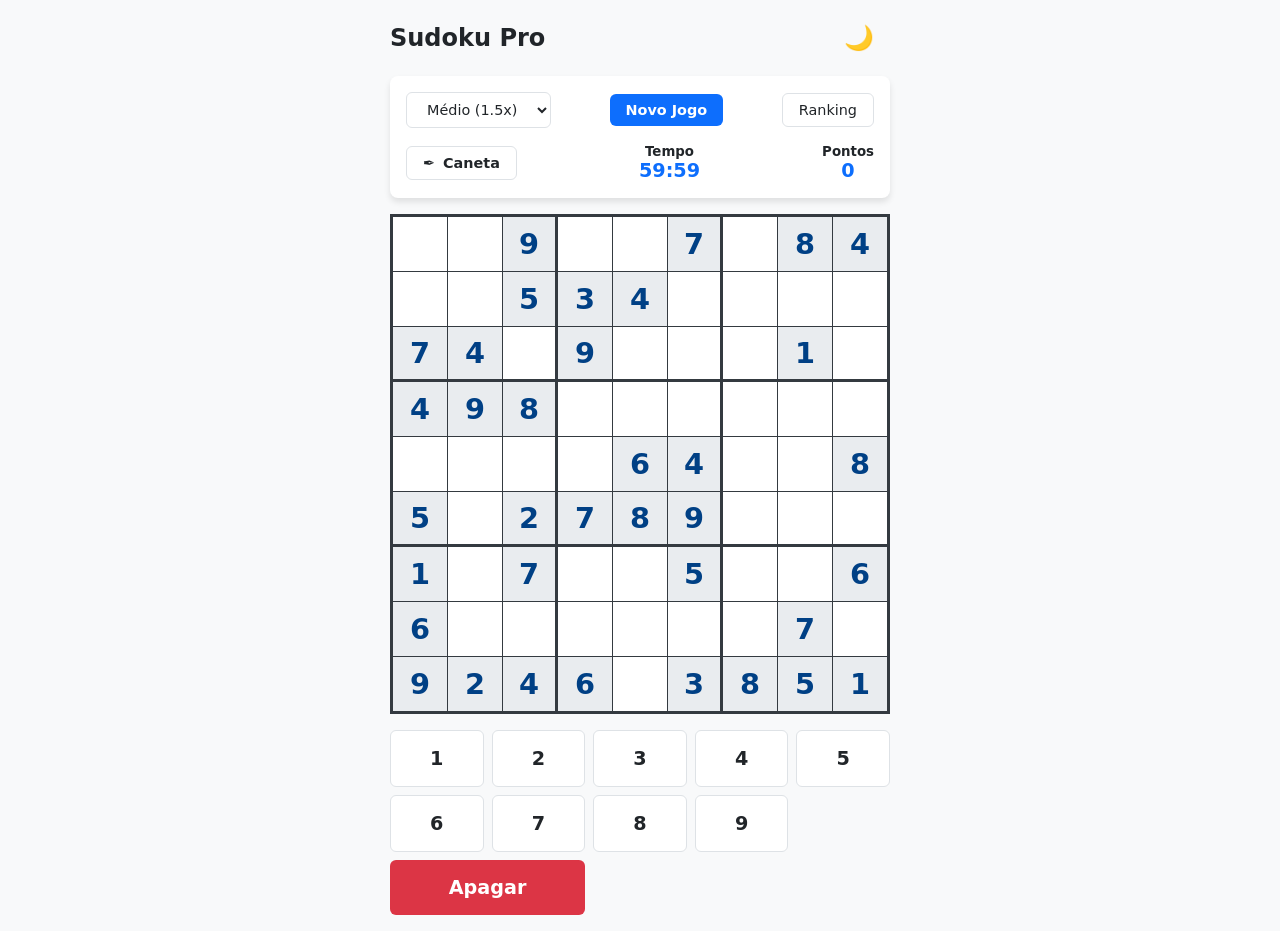
<file: Sudoku/index.html>
<!DOCTYPE html>
<html lang="pt-BR">
<head>
    <meta charset="UTF-8">
    <meta name="viewport" content="width=device-width, initial-scale=1.0, maximum-scale=1.0, user-scalable=no">
    <title>Sudoku Advanced</title>
    <link rel="stylesheet" href="style.css">
</head>
<body data-theme="light">

    <header>
        <h1>Sudoku Pro</h1>
        <button class="theme-toggle" id="btn-theme" title="Alternar Tema">🌙</button>
    </header>

    <div class="dashboard">
        <div class="controls-top">
            <select id="difficulty" aria-label="Dificuldade">
                <option value="easy">Fácil (1x)</option>
                <option value="medium" selected>Médio (1.5x)</option>
                <option value="hard">Difícil (2x)</option>
            </select>
            <button class="primary" id="btn-new-game">Novo Jogo</button>
            <button id="btn-scores">Ranking</button>
        </div>
        <div class="controls-bottom">
            <button class="toggle-btn" id="btn-mode" title="Atalho: Barra de Espaço ou M" aria-pressed="false">
                <span id="mode-icon">✒️</span> <span id="mode-text">Caneta</span>
            </button>
            <div class="stat-box">
                <small>Tempo</small>
                <span class="stat-value" id="timer" aria-live="polite">60:00</span>
            </div>
            <div class="stat-box">
                <small>Pontos</small>
                <span class="stat-value" id="score" aria-live="polite">0</span>
            </div>
        </div>
    </div>

    <div class="game-area" id="game-area">
        <div class="board" id="board" role="grid" aria-label="Tabuleiro de Sudoku"></div>
        <div class="numpad" id="numpad" role="group" aria-label="Teclado numérico">
            <button data-val="1" aria-label="1">1</button>
            <button data-val="2" aria-label="2">2</button>
            <button data-val="3" aria-label="3">3</button>
            <button data-val="4" aria-label="4">4</button>
            <button data-val="5" aria-label="5">5</button>
            <button data-val="6" aria-label="6">6</button>
            <button data-val="7" aria-label="7">7</button>
            <button data-val="8" aria-label="8">8</button>
            <button data-val="9" aria-label="9">9</button>
            <button class="btn-erase" data-val="0" aria-label="Apagar">Apagar</button>
        </div>
    </div>

    <div class="modal-overlay" id="modal-gameover" aria-hidden="true">
        <div class="modal" role="dialog" aria-modal="true" aria-labelledby="gameover-title">
            <h2 id="gameover-title" style="color: var(--danger)">Tempo Esgotado!</h2>
            <p>O tempo acabou. Deseja tentar novamente?</p>
            <button class="primary" id="btn-retry">Tentar Novamente</button>
        </div>
    </div>

    <div class="modal-overlay" id="modal-victory" aria-hidden="true">
        <div class="modal" role="dialog" aria-modal="true" aria-labelledby="victory-title">
            <h2 id="victory-title" style="color: #198754">Vitória! 🎉</h2>
            <p>Você completou o Sudoku!</p>
            <p>Pontuação Final: <strong id="final-score">0</strong></p>
            <input type="text" id="player-name" placeholder="Digite seu nome" maxlength="15" aria-label="Nome do jogador">
            <button class="primary" id="btn-save-score">Salvar Pontuação</button>
        </div>
    </div>

    <div class="modal-overlay" id="modal-ranking" aria-hidden="true">
        <div class="modal" role="dialog" aria-modal="true" aria-labelledby="ranking-title">
            <h2 id="ranking-title">🏆 High Scores</h2>
            <div style="max-height: 250px; overflow-y: auto;">
                <table class="score-table" role="table">
                    <thead>
                        <tr>
                            <th>Nome</th>
                            <th>Dif.</th>
                            <th>Pontos</th>
                            <th>Tempo</th>
                        </tr>
                    </thead>
                    <tbody id="ranking-body"></tbody>
                </table>
            </div>
            <button class="primary" id="btn-close-ranking" style="margin-top: 1rem;">Fechar</button>
        </div>
    </div>

    <script src="script.js"></script>
</body>
</html>
</file>
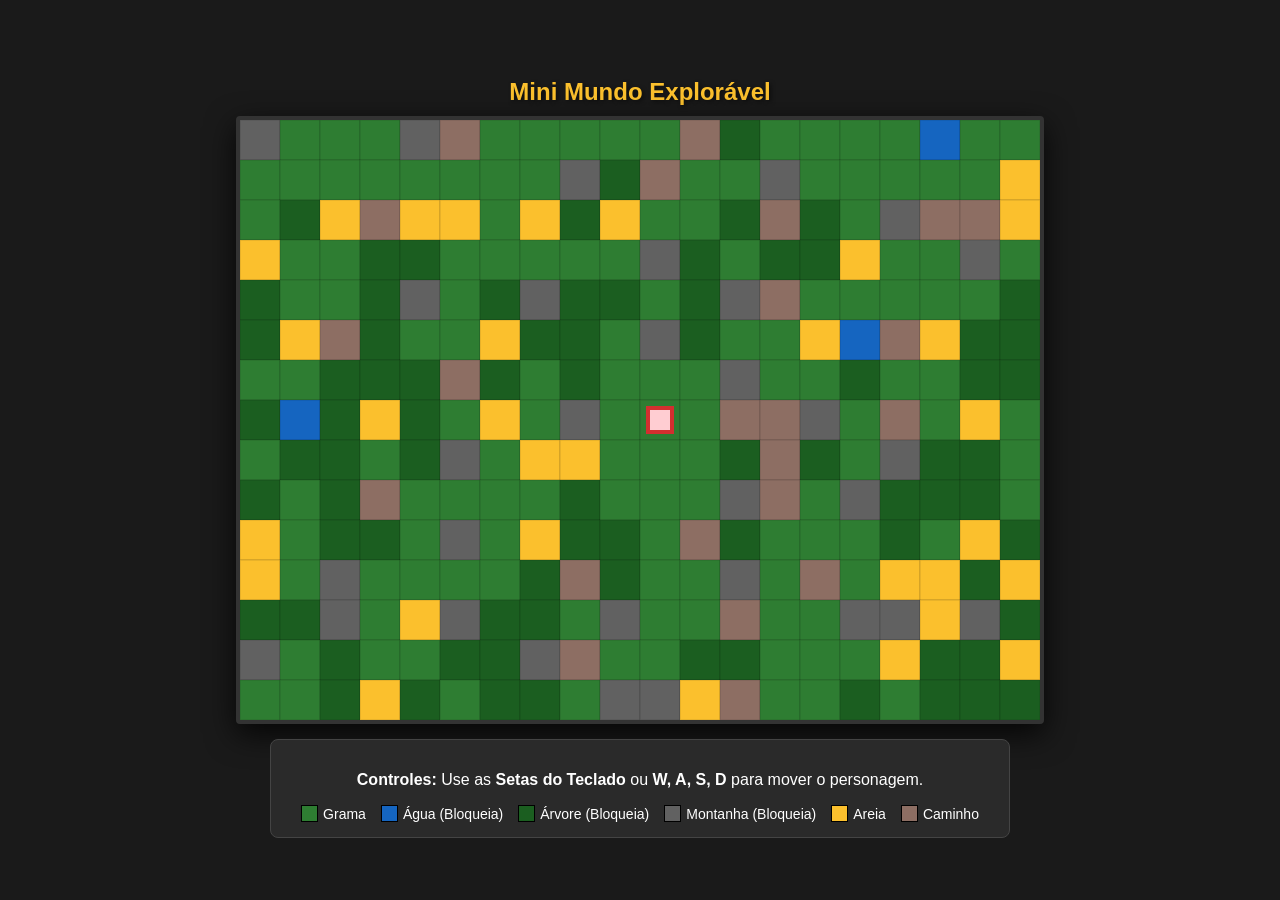
<file: tibia.html>
<!DOCTYPE html>
<html lang="pt-BR">
<head>
    <meta charset="UTF-8">
    <meta name="viewport" content="width=device-width, initial-scale=1.0">
    <title>Explorador 2D - Estilo Tibia</title>
    <style>
        body {
            margin: 0;
            padding: 0;
            background-color: #1a1a1a;
            color: #ffffff;
            font-family: 'Segoe UI', Tahoma, Geneva, Verdana, sans-serif;
            display: flex;
            flex-direction: column;
            align-items: center;
            justify-content: center;
            height: 100vh;
        }

        h1 {
            margin-bottom: 10px;
            font-size: 24px;
            color: #fbc02d;
            text-shadow: 2px 2px 4px rgba(0, 0, 0, 0.5);
        }

        #gameCanvas {
            border: 4px solid #333;
            border-radius: 4px;
            box-shadow: 0 10px 30px rgba(0, 0, 0, 0.8);
            background-color: #000;
        }

        .panel {
            margin-top: 15px;
            background-color: #2a2a2a;
            padding: 15px 30px;
            border-radius: 8px;
            border: 1px solid #444;
            text-align: center;
        }

        .legend {
            display: flex;
            gap: 15px;
            margin-top: 10px;
            font-size: 14px;
        }

        .legend-item {
            display: flex;
            align-items: center;
            gap: 5px;
        }

        .color-box {
            width: 15px;
            height: 15px;
            border: 1px solid #000;
        }
    </style>
</head>
<body>

    <h1>Mini Mundo Explorável</h1>
    <canvas id="gameCanvas" width="800" height="600"></canvas>
    
    <div class="panel">
        <p><strong>Controles:</strong> Use as <strong>Setas do Teclado</strong> ou <strong>W, A, S, D</strong> para mover o personagem.</p>
        <div class="legend">
            <div class="legend-item"><div class="color-box" style="background-color: #2e7d32;"></div> Grama</div>
            <div class="legend-item"><div class="color-box" style="background-color: #1565c0;"></div> Água (Bloqueia)</div>
            <div class="legend-item"><div class="color-box" style="background-color: #1b5e20;"></div> Árvore (Bloqueia)</div>
            <div class="legend-item"><div class="color-box" style="background-color: #616161;"></div> Montanha (Bloqueia)</div>
            <div class="legend-item"><div class="color-box" style="background-color: #fbc02d;"></div> Areia</div>
            <div class="legend-item"><div class="color-box" style="background-color: #8d6e63;"></div> Caminho</div>
        </div>
    </div>

    <script>
        const canvas = document.getElementById('gameCanvas');
        const ctx = canvas.getContext('2d');

        // Configurações Globais
        const TILE_SIZE = 40; 
        const MAP_COLS = 100; // Mapa relativamente grande (10.000 tiles)
        const MAP_ROWS = 100;
        const VIEW_COLS = canvas.width / TILE_SIZE; // 20
        const VIEW_ROWS = canvas.height / TILE_SIZE; // 15

        // Dicionário de Terrenos
        const TILES = {
            GRASS: { id: 0, color: '#2e7d32', walkable: true },
            WATER: { id: 1, color: '#1565c0', walkable: false },
            TREE: { id: 2, color: '#1b5e20', walkable: false },
            MOUNTAIN: { id: 3, color: '#616161', walkable: false },
            SAND: { id: 4, color: '#fbc02d', walkable: true },
            PATH: { id: 5, color: '#8d6e63', walkable: true }
        };

        // Estado do Jogo
        let map = [];
        const player = {
            x: Math.floor(MAP_COLS / 2),
            y: Math.floor(MAP_ROWS / 2),
            color: '#d32f2f', // Vermelho escuro
            size: TILE_SIZE * 0.7
        };
        const camera = { x: 0, y: 0 };

        // Função para gerar o mapa de forma procedural simples
        function generateMap() {
            for (let y = 0; y < MAP_ROWS; y++) {
                let row = [];
                for (let x = 0; x < MAP_COLS; x++) {
                    // Contorno do mapa cercado por água
                    if (x === 0 || y === 0 || x === MAP_COLS - 1 || y === MAP_ROWS - 1) {
                        row.push(TILES.WATER.id);
                    } else {
                        // Lógica aleatória para distribuir elementos pelo cenário
                        let rand = Math.random();
                        if (rand < 0.03) row.push(TILES.WATER.id); // Pequenas poças
                        else if (rand < 0.12) row.push(TILES.MOUNTAIN.id); // Pedras/Montanhas
                        else if (rand < 0.35) row.push(TILES.TREE.id); // Florestas densas
                        else if (rand < 0.45) row.push(TILES.SAND.id); // Manchas de areia
                        else if (rand < 0.55) row.push(TILES.PATH.id); // Caminhos de terra
                        else row.push(TILES.GRASS.id); // Terreno padrão
                    }
                }
                map.push(row);
            }
            
            // Limpa uma área segura de grama ao redor do local de nascimento do jogador
            for(let i = -1; i <= 1; i++) {
                for(let j = -1; j <= 1; j++) {
                    map[player.y + i][player.x + j] = TILES.GRASS.id;
                }
            }
        }

        // Sistema de Câmera
        function updateCamera() {
            // Centraliza a câmera no jogador
            camera.x = player.x - Math.floor(VIEW_COLS / 2);
            camera.y = player.y - Math.floor(VIEW_ROWS / 2);

            // Impede que a câmera saia dos limites do mapa
            if (camera.x < 0) camera.x = 0;
            if (camera.y < 0) camera.y = 0;
            if (camera.x > MAP_COLS - VIEW_COLS) camera.x = MAP_COLS - VIEW_COLS;
            if (camera.y > MAP_ROWS - VIEW_ROWS) camera.y = MAP_ROWS - VIEW_ROWS;
        }

        // Renderização Principal
        function draw() {
            updateCamera();
            ctx.clearRect(0, 0, canvas.width, canvas.height);

            // 1. Desenha os blocos visíveis (Tiles)
            for (let y = 0; y < VIEW_ROWS; y++) {
                for (let x = 0; x < VIEW_COLS; x++) {
                    let mapX = camera.x + x;
                    let mapY = camera.y + y;

                    // Verifica se está desenhando dentro dos limites lógicos do mapa
                    if (mapX >= 0 && mapX < MAP_COLS && mapY >= 0 && mapY < MAP_ROWS) {
                        let tileId = map[mapY][mapX];
                        let tileData = Object.values(TILES).find(t => t.id === tileId);
                        
                        // Desenha o fundo do bloco
                        ctx.fillStyle = tileData ? tileData.color : '#000';
                        ctx.fillRect(x * TILE_SIZE, y * TILE_SIZE, TILE_SIZE, TILE_SIZE);

                        // Adiciona grid clássico para simular o visual de tabuleiro/Tibia
                        ctx.strokeStyle = 'rgba(0, 0, 0, 0.15)';
                        ctx.strokeRect(x * TILE_SIZE, y * TILE_SIZE, TILE_SIZE, TILE_SIZE);
                    }
                }
            }

            // 2. Desenha o Jogador
            let screenX = (player.x - camera.x) * TILE_SIZE;
            let screenY = (player.y - camera.y) * TILE_SIZE;
            let offset = (TILE_SIZE - player.size) / 2; // Centraliza o jogador dentro do Tile
            
            // Corpo do personagem
            ctx.fillStyle = player.color;
            ctx.fillRect(screenX + offset, screenY + offset, player.size, player.size);
            
            // Detalhe visual (cabeça/frente do personagem)
            ctx.fillStyle = '#ffcdd2';
            ctx.fillRect(screenX + offset + 4, screenY + offset + 4, player.size - 8, player.size - 8);
        }

        // Sistema de Controles e Colisão
        window.addEventListener('keydown', (e) => {
            let newX = player.x;
            let newY = player.y;
            let moved = false;

            if (e.key === 'ArrowUp' || e.key === 'w' || e.key === 'W') { newY--; moved = true; }
            if (e.key === 'ArrowDown' || e.key === 's' || e.key === 'S') { newY++; moved = true; }
            if (e.key === 'ArrowLeft' || e.key === 'a' || e.key === 'A') { newX--; moved = true; }
            if (e.key === 'ArrowRight' || e.key === 'd' || e.key === 'D') { newX++; moved = true; }

            if (moved) {
                // Impede rolagem da página ao usar as setas
                if(["ArrowUp","ArrowDown","ArrowLeft","ArrowRight"].indexOf(e.code) > -1) {
                    e.preventDefault();
                }

                // Verifica colisão com os limites do mapa
                if (newX >= 0 && newX < MAP_COLS && newY >= 0 && newY < MAP_ROWS) {
                    let tileId = map[newY][newX];
                    let tileData = Object.values(TILES).find(t => t.id === tileId);
                    
                    // Só permite andar se o bloco for configurado como caminhável
                    if (tileData && tileData.walkable) {
                        player.x = newX;
                        player.y = newY;
                    }
                }
                
                // Re-renderiza a tela a cada passo
                draw();
            }
        });

        // Inicialização
        generateMap();
        draw();
    </script>
</body>
</html>
</file>
<file: Sudoku/style.css>
:root {
    --bg-color: #f8f9fa;
    --surface: #ffffff;
    --text-main: #212529;
    --text-muted: #6c757d;
    --border-light: #dee2e6;
    --border-dark: #343a40;
    --primary: #0d6efd;
    --primary-hover: #0b5ed7;
    --danger: #dc3545;
    --danger-bg: #f8d7da;
    --fixed-color: #004085;
    --fixed-bg: #e9ecef;
    --cell-bg: #ffffff;
    --cell-selected: #b6d4fe;
    --cell-highlight: #e7f1ff;
    --draft-color: #6c757d;
    --completed-bg: #d1e7dd;
    --modal-bg: rgba(0, 0, 0, 0.5);
    --font-main: 'Segoe UI', system-ui, sans-serif;
    --transition: 0.2s ease-in-out;
}

[data-theme="dark"] {
    --bg-color: #121212;
    --surface: #1e1e1e;
    --text-main: #f8f9fa;
    --text-muted: #adb5bd;
    --border-light: #495057;
    --border-dark: #000000;
    --primary: #3d8bfd;
    --primary-hover: #0d6efd;
    --danger: #ff6b6b;
    --danger-bg: #5c1a1a;
    --fixed-color: #9ec5fe;
    --fixed-bg: #2b3035;
    --cell-bg: #1e1e1e;
    --cell-selected: #0a58ca;
    --cell-highlight: #1a293b;
    --draft-color: #adb5bd;
    --completed-bg: #14452f;
    --modal-bg: rgba(0, 0, 0, 0.8);
}

* {
    box-sizing: border-box;
    margin: 0;
    padding: 0;
    user-select: none;
}

body {
    font-family: var(--font-main);
    background-color: var(--bg-color);
    color: var(--text-main);
    display: flex;
    flex-direction: column;
    align-items: center;
    min-height: 100vh;
    padding: 1rem;
    transition: background-color var(--transition), color var(--transition);
}

header {
    width: 100%;
    max-width: 500px;
    display: flex;
    justify-content: space-between;
    align-items: center;
    margin-bottom: 1rem;
}

h1 {
    font-size: 1.5rem;
}

.theme-toggle {
    background: none;
    border: none;
    color: var(--text-main);
    font-size: 1.5rem;
    cursor: pointer;
}

.dashboard {
    width: 100%;
    max-width: 500px;
    background: var(--surface);
    padding: 1rem;
    border-radius: 8px;
    box-shadow: 0 4px 6px rgba(0,0,0,0.1);
    margin-bottom: 1rem;
    display: flex;
    flex-direction: column;
    gap: 1rem;
}

.controls-top, .controls-bottom {
    display: flex;
    justify-content: space-between;
    align-items: center;
}

.stat-box {
    display: flex;
    flex-direction: column;
    align-items: center;
    font-weight: bold;
}

.stat-value {
    font-size: 1.2rem;
    color: var(--primary);
}

.stat-value.danger {
    color: var(--danger);
    animation: blink 1s infinite;
}

@keyframes blink {
    0%, 100% { opacity: 1; }
    50% { opacity: 0.3; }
}

select, button {
    padding: 0.5rem 1rem;
    border-radius: 6px;
    border: 1px solid var(--border-light);
    font-family: inherit;
    font-size: 0.9rem;
    cursor: pointer;
    background-color: var(--surface);
    color: var(--text-main);
    transition: all var(--transition);
}

button.primary {
    background-color: var(--primary);
    color: white;
    border: none;
    font-weight: bold;
}

button.primary:hover {
    background-color: var(--primary-hover);
}

.toggle-btn {
    display: flex;
    align-items: center;
    gap: 0.5rem;
    font-weight: bold;
}

.toggle-btn.active-pencil {
    background-color: #ffc107;
    color: #000;
    border-color: #ffc107;
}

/* Board */
.game-area {
    width: 100%;
    max-width: 500px;
    transition: filter 0.3s ease;
}

.game-area.blurred {
    filter: blur(5px);
    pointer-events: none;
}

.board {
    display: grid;
    grid-template-columns: repeat(9, 1fr);
    border: 3px solid var(--border-dark);
    background-color: var(--border-dark);
    gap: 1px;
}

.cell {
    background-color: var(--cell-bg);
    aspect-ratio: 1/1;
    display: flex;
    justify-content: center;
    align-items: center;
    font-size: clamp(1.2rem, 5vw, 1.8rem);
    font-weight: 500;
    cursor: pointer;
    position: relative;
    transition: background-color 0.2s ease;
    outline: none;
}

.cell:focus {
    outline: 2px solid var(--primary);
    outline-offset: -2px;
}

.cell:nth-child(3n) { border-right: 2px solid var(--border-dark); }
.cell:nth-child(9n) { border-right: none; }
.board > .cell:nth-child(n+19):nth-child(-n+27),
.board > .cell:nth-child(n+46):nth-child(-n+54) {
    border-bottom: 2px solid var(--border-dark);
}

.cell.fixed {
    background-color: var(--fixed-bg);
    color: var(--fixed-color);
    font-weight: bold;
    cursor: default;
}

.cell.completed {
    background-color: var(--completed-bg);
}

.cell.fixed.completed {
    background-color: color-mix(in srgb, var(--fixed-bg) 50%, var(--completed-bg) 50%);
}

.cell.highlight {
    background-color: var(--cell-highlight);
}

.cell.completed.highlight {
    background-color: color-mix(in srgb, var(--completed-bg) 70%, var(--cell-highlight) 30%);
}

.cell.fixed.highlight {
    background-color: color-mix(in srgb, var(--fixed-bg) 60%, var(--cell-highlight) 40%);
}

.cell.selected {
    background-color: var(--cell-selected);
}

.cell.error {
    color: var(--danger);
    background-color: var(--danger-bg);
    font-weight: bold;
}

/* Drafts Grid inside cell */
.draft-grid {
    position: absolute;
    inset: 2px;
    display: grid;
    grid-template-columns: repeat(3, 1fr);
    grid-template-rows: repeat(3, 1fr);
    pointer-events: none;
}

.draft-item {
    display: flex;
    justify-content: center;
    align-items: center;
    font-size: clamp(0.4rem, 2vw, 0.6rem);
    color: var(--draft-color);
    line-height: 1;
}

/* Numpad */
.numpad {
    display: grid;
    grid-template-columns: repeat(5, 1fr);
    gap: 0.5rem;
    margin-top: 1rem;
}

.numpad button {
    padding: 1rem 0;
    font-size: 1.2rem;
    font-weight: bold;
}

.numpad button:disabled {
    opacity: 0.4;
    cursor: not-allowed;
    background-color: var(--fixed-bg);
}

.numpad .btn-erase {
    grid-column: span 2;
    background-color: var(--danger);
    color: white;
    border: none;
}

/* Modals */
.modal-overlay {
    position: fixed;
    inset: 0;
    background: var(--modal-bg);
    display: flex;
    justify-content: center;
    align-items: center;
    opacity: 0;
    pointer-events: none;
    transition: opacity 0.3s;
    z-index: 1000;
    padding: 1rem;
}

.modal-overlay.active {
    opacity: 1;
    pointer-events: auto;
}

.modal {
    background: var(--surface);
    padding: 2rem;
    border-radius: 12px;
    text-align: center;
    width: 100%;
    max-width: 400px;
    box-shadow: 0 10px 25px rgba(0,0,0,0.2);
    transform: translateY(20px);
    transition: transform 0.3s;
    display: flex;
    flex-direction: column;
    gap: 1rem;
}

.modal-overlay.active .modal {
    transform: translateY(0);
}

.modal h2 { margin-bottom: 0.5rem; }
.modal input[type="text"] {
    width: 100%;
    padding: 0.75rem;
    border: 1px solid var(--border-light);
    border-radius: 6px;
    background: var(--bg-color);
    color: var(--text-main);
    font-size: 1rem;
}

.score-table {
    width: 100%;
    border-collapse: collapse;
    margin-top: 1rem;
    font-size: 0.9rem;
}

.score-table th, .score-table td {
    padding: 0.5rem;
    border-bottom: 1px solid var(--border-light);
    text-align: left;
}

.score-table th { color: var(--text-muted); }

@media (max-width: 400px) {
    .controls-top { flex-direction: column; gap: 0.5rem; align-items: stretch; }
    .dashboard { padding: 0.75rem; }
    .numpad { grid-template-columns: repeat(5, 1fr); }
}
</file>
